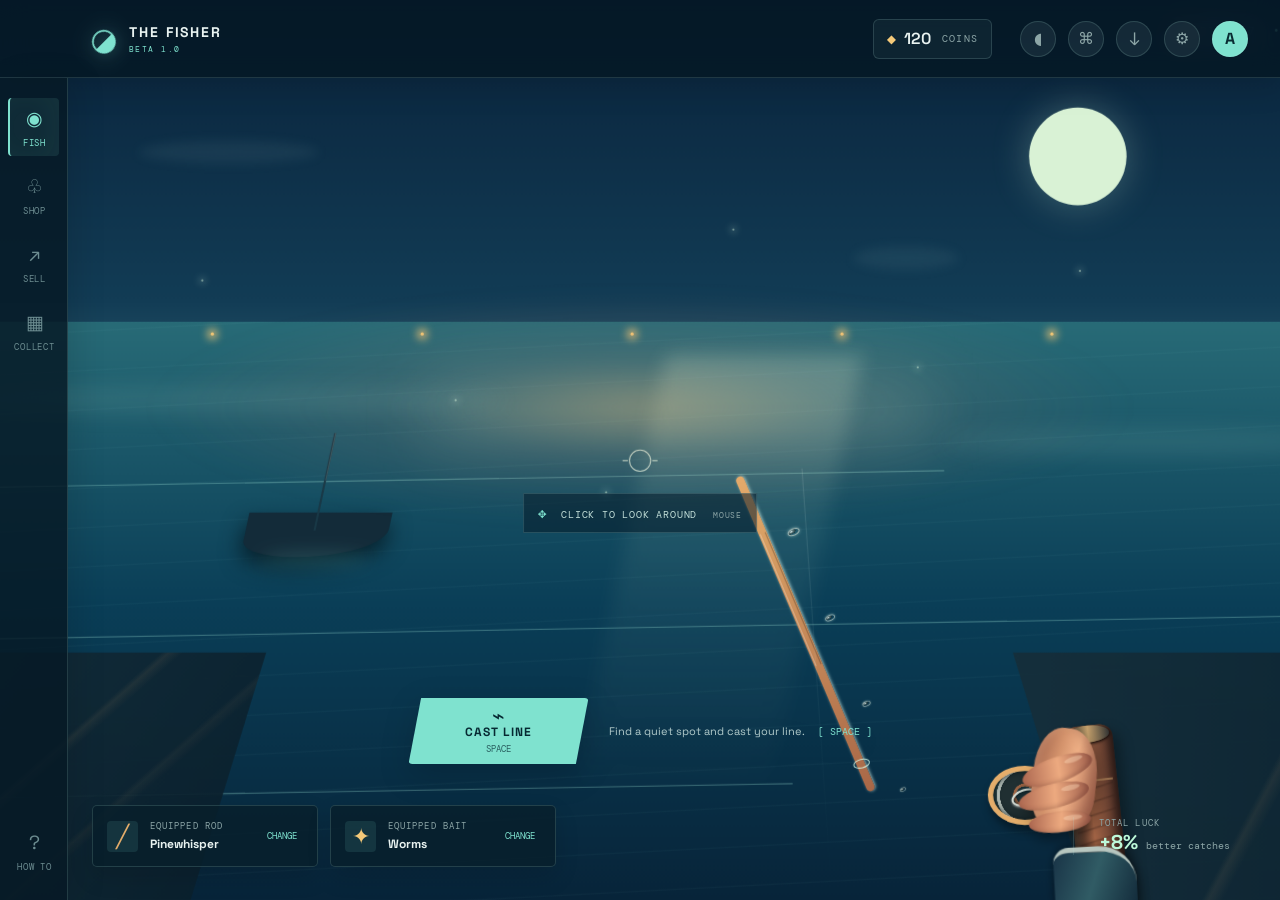
<file: ryby/index.html>
<!doctype html>
<html lang="en">
<head>
  <meta charset="UTF-8">
  <meta name="viewport" content="width=device-width, initial-scale=1.0">
  <meta name="theme-color" content="#071d2b">
  <meta name="mobile-web-app-capable" content="yes">
  <meta name="apple-mobile-web-app-capable" content="yes">
  <meta name="apple-mobile-web-app-status-bar-style" content="black-translucent">
  <link rel="manifest" href="manifest.json">
  <title>The Fisher | First-person fishing</title>
  <link rel="stylesheet" href="styles.css">
</head>
<body>
  <main class="game-shell">
    <header class="topbar">
      <div class="brand"><span class="brand-mark">◒</span><div><strong>THE FISHER</strong><small class="version-tag">BETA 1.0</small></div></div>
      <div class="wallet"><span class="coin-icon">◆</span><span id="coins">120</span><small>COINS</small></div>
      <div class="top-actions"><button class="icon-button" id="sound-toggle" title="Toggle sound">◖</button><button class="icon-button" id="codes-button" title="Redeem a code">⌘</button><a class="icon-button download-button" href="The-Fisher-PC.html" download="The-Fisher-PC.html" title="Download PC version" aria-label="Download PC version">↓</a><button class="icon-button" id="settings-button" title="Open settings">⚙</button><button class="avatar" id="admin-button" title="Open admin panel">A</button></div>
    </header>

    <section class="game-view" aria-label="First-person fishing view">
      <div class="world-layer">
      <div class="sky"></div><div class="moon"></div><div class="cloud cloud-one"></div><div class="cloud cloud-two"></div>
      <div class="water"><div class="water-glow"></div><div class="moon-reflection"></div><div class="wave wave-one"></div><div class="wave wave-two"></div><div class="wave wave-three"></div></div>
      <div class="horizon-glow"></div><div class="mist mist-one"></div><div class="mist mist-two"></div><div class="scene-particles"><i></i><i></i><i></i><i></i><i></i><i></i></div>
      <div class="distant-lights"><i></i><i></i><i></i><i></i><i></i></div>
      <div class="dock dock-left"></div><div class="dock dock-right"></div>
      <div class="boat"><span></span><b></b></div>
      <div class="rod-scene"><div class="rod-tip"></div><div class="rod-guides"><i></i><i></i><i></i><i></i></div><div class="rod-line"></div><div class="rod-handle"></div><div class="reel"><span></span><b></b></div><div class="rod-hand"><i></i><b></b><em></em></div></div>
      <div class="reticle" id="reticle"><span></span></div>
      <div class="catch-fx" id="catch-fx" aria-hidden="true"><i></i><i></i><i></i><i></i><b></b></div>
      <div class="bite-alert" id="bite-alert"><span class="bite-dot"></span><div><strong>Something is tugging...</strong><small>Click REEL IN before it gets away</small></div></div>
      <div class="scene-label"><span class="live-dot"></span> PIER 07 <em>•</em> 05:42 AM</div>
      <div class="catch-toast" id="catch-toast"></div>
      </div>

      <div class="action-dock">
        <button class="cast-button" id="cast-button"><span class="cast-icon">⌁</span><strong>CAST LINE</strong><small>SPACE</small></button>
        <div class="action-meta"><span id="action-copy">Find a quiet spot and cast your line.</span><span class="key-hint">[ SPACE ]</span></div>
      </div>
      <div class="look-hint" id="look-hint"><span>✥</span> CLICK TO LOOK AROUND <small>MOUSE</small></div>
    </section>

    <aside class="left-rail">
      <button class="rail-button active" data-panel="play"><span>◉</span><small>FISH</small></button>
      <button class="rail-button" data-panel="shop"><span>♧</span><small>SHOP</small></button>
      <button class="rail-button" data-panel="sell"><span>↗</span><small>SELL</small><b class="rail-count" id="haul-count">0</b></button>
      <button class="rail-button" data-panel="collection"><span>▦</span><small>COLLECT</small></button>
      <div class="rail-spacer"></div><button class="rail-button" id="help-button"><span>?</span><small>HOW TO</small></button>
    </aside>

    <div class="gear-strip"><div class="gear-card"><span class="gear-symbol rod-symbol">╱</span><div><small>EQUIPPED ROD</small><strong id="equipped-rod">Pinewhisper</strong></div><button class="mini-change" data-panel="shop">CHANGE</button></div><div class="gear-card"><span class="gear-symbol bait-symbol">✦</span><div><small>EQUIPPED BAIT</small><strong id="equipped-bait">Worms</strong></div><button class="mini-change" data-panel="shop">CHANGE</button></div><div class="luck-readout"><small>TOTAL LUCK</small><strong id="luck-value">+8%</strong><span>better catches</span></div></div>
  </main>

  <div class="modal-backdrop" id="modal-backdrop" hidden><section class="panel-modal" id="panel-modal" aria-modal="true"></section></div>
  <div class="toast" id="toast"></div>
  <script src="game.js"></script>
  <script src="settings.js"></script>
  <script src="gear-visuals.js"></script>
  <script src="admin-codes.js"></script>
  <script>
    if ('serviceWorker' in navigator) navigator.serviceWorker.register('service-worker.js?v=4');
  </script>
</body>
</html>
</file>
<file: ryby/styles.css>
@import url('https://fonts.googleapis.com/css2?family=DM+Mono:wght@400;500&family=Space+Grotesk:wght@400;500;600;700&display=swap');
body > .modal-backdrop[hidden]{display:none !important}
.download-button{display:grid;place-items:center;text-decoration:none;font-size:18px;color:var(--teal)}.download-button:hover{color:var(--mint)}
.rod-scene .rod-hand{right:-1%!important;bottom:16%!important}
.rod-hand{right:-1%;bottom:16%}
.rod-scene .rod-tip{height:57%;background:linear-gradient(90deg,var(--equipped-rod-a) 0%,var(--equipped-rod-b) 42%,#f4fff1 49%,var(--equipped-rod-a) 58%,#182c30 100%);border-radius:6px;box-shadow:1px 0 3px rgba(226,255,242,.65),-2px 0 5px rgba(0,0,0,.22)}.rod-scene .rod-tip:before{content:'';position:absolute;top:18%;left:1px;right:1px;height:42%;border-left:1px solid rgba(255,255,255,.4);border-right:1px solid rgba(0,0,0,.35);opacity:.7}.rod-guides i{background:radial-gradient(ellipse at 30% 30%,#f7fffa 0 8%,#879997 15%,#1a3032 42%,transparent 45%);border-color:#dce8df}.rod-scene .reel{transform:rotate(15deg)}.rod-scene .reel span{box-shadow:inset 0 0 4px #0b1719,0 1px 2px rgba(255,255,255,.5)}.rod-hand{position:absolute;z-index:6;right:-3%;bottom:-11%;width:105px;height:155px;transform:rotate(11deg);filter:drop-shadow(3px 7px 6px rgba(0,0,0,.35))}.rod-hand:before{content:'';position:absolute;left:24px;top:-13px;width:60px;height:95px;border-radius:42% 48% 35% 35%;background:linear-gradient(100deg,#9a5d48 0%,#d4936c 35%,#f0b187 57%,#a96650 100%);transform:rotate(9deg);box-shadow:inset -8px -5px 10px rgba(83,38,32,.28),inset 4px 0 6px rgba(255,215,177,.2)}.rod-hand i,.rod-hand b,.rod-hand em{position:absolute;z-index:2;display:block;background:linear-gradient(100deg,#a9644e,#edaa80 52%,#9b5a49);border-radius:50%;box-shadow:inset -3px -2px 4px rgba(83,38,32,.25)}.rod-hand i{left:13px;top:14px;width:69px;height:24px;transform:rotate(-16deg)}.rod-hand b{left:9px;top:39px;width:68px;height:23px;transform:rotate(-11deg)}.rod-hand em{left:18px;top:65px;width:59px;height:20px;transform:rotate(-4deg)}.rod-hand:after{content:'';position:absolute;right:-12px;bottom:-5px;width:78px;height:55px;border-radius:15px 35px 8px 8px;background:linear-gradient(110deg,#193447 0%,#315c65 49%,#132b3b 100%);border-top:5px solid #b8c7c0;box-shadow:0 -3px 7px rgba(0,0,0,.25)}.rod-hand > i:after,.rod-hand > b:after,.rod-hand > em:after{content:'';position:absolute;right:8px;top:5px;width:18px;height:5px;border-radius:50%;background:rgba(255,219,188,.4)}
.rod-scene .rod-tip{right:40%}.rod-scene .rod-line{right:39%}.rod-scene .rod-guides{right:37%}
.rod-scene .rod-line{width:1px;height:70%;opacity:.18;background:linear-gradient(180deg,rgba(235,255,245,.72),rgba(156,239,219,.12) 70%,transparent);box-shadow:none}
.keybind-section{padding:20px 0 8px;border-top:1px solid var(--line)}.keybind-row{display:flex;align-items:center;justify-content:space-between;gap:18px;padding:12px 0;border-bottom:1px solid rgba(179,232,224,.09)}.keybind-row strong,.keybind-row small{display:block}.keybind-row strong{font-size:12px}.keybind-row small{font:10px 'DM Mono',monospace;color:var(--muted);margin-top:4px}.keybind-button{min-width:82px;height:32px;padding:0 11px;background:#071e2c;border:1px solid rgba(179,232,224,.3);border-radius:3px;color:var(--teal);font:10px 'DM Mono',monospace;letter-spacing:.08em}.keybind-button:hover,.keybind-button.listening{border-color:var(--teal);background:rgba(127,226,207,.12)}.keybind-button.listening{color:var(--mint);animation:key-pulse 1s infinite}.keybind-message{margin:12px 0 0;color:var(--muted);font:10px 'DM Mono',monospace}@keyframes key-pulse{50%{box-shadow:0 0 0 4px rgba(127,226,207,.1)}}
.version-tag{color:var(--teal)!important;font-size:8px!important;letter-spacing:.14em;margin-top:3px}
.code-content{padding:28px 30px 32px;display:grid;grid-template-columns:1.15fr .85fr;gap:34px}.code-form label,.section-kicker{display:block;color:var(--muted);font:10px 'DM Mono',monospace;letter-spacing:.12em}.code-entry{display:flex;margin-top:10px}.code-entry input,.admin-login input{min-width:0;flex:1;height:46px;padding:0 14px;background:#071e2c;border:1px solid var(--line);color:var(--ink);font:12px 'DM Mono',monospace;letter-spacing:.08em;outline:none}.code-entry input:focus,.admin-login input:focus{border-color:var(--teal);box-shadow:0 0 0 3px rgba(127,226,207,.1)}.code-entry button,.admin-login form button{height:46px;padding:0 17px;background:var(--teal);color:#062932;font:10px 'DM Mono',monospace;font-weight:500}.form-message{min-height:16px;margin:10px 0 0;color:var(--muted);font:10px 'DM Mono',monospace}.form-message.success{color:var(--mint)}.form-message.error{color:#f3a18b}.code-rewards{padding-left:24px;border-left:1px solid var(--line)}.section-kicker{margin-bottom:11px}.code-reward{display:grid;grid-template-columns:1fr auto;gap:5px;padding:12px 0;border-bottom:1px solid var(--line)}.code-reward strong{font:11px 'DM Mono',monospace;color:var(--teal)}.code-reward span{grid-column:1;color:var(--muted);font-size:11px}.code-reward b{grid-column:2;grid-row:1 / span 2;align-self:center;color:var(--gold);font:10px 'DM Mono',monospace}.admin-login{padding:38px 30px 42px;text-align:center}.admin-seal{width:58px;height:58px;margin:0 auto 15px;border:1px solid var(--teal);border-radius:50%;display:grid;place-items:center;color:var(--teal);font-size:28px;box-shadow:0 0 24px rgba(127,226,207,.13)}.admin-login>strong,.admin-login>small{display:block}.admin-login>strong{font:11px 'DM Mono',monospace;letter-spacing:.1em}.admin-login>small{color:var(--muted);font-size:12px;margin-top:8px}.admin-login form{display:flex;max-width:430px;margin:25px auto 0}.admin-login form button{white-space:nowrap}.security-note{display:inline-block;margin-top:16px;color:#658589;font:9px 'DM Mono',monospace}.admin-content{padding:22px 30px 30px}.admin-status{display:flex;align-items:center;gap:10px;padding:13px 15px;background:rgba(127,226,207,.07);border:1px solid rgba(127,226,207,.2);border-radius:5px}.status-dot{width:8px;height:8px;border-radius:50%;background:var(--teal);box-shadow:0 0 9px var(--teal)}.admin-status strong,.admin-status small{display:block}.admin-status strong{font:10px 'DM Mono',monospace;color:var(--mint)}.admin-status small{font:10px 'DM Mono',monospace;color:var(--muted);margin-top:4px}.admin-status>b{margin-left:auto;color:var(--teal);font:9px 'DM Mono',monospace}.admin-stats{display:grid;grid-template-columns:repeat(3,1fr);gap:10px;margin:18px 0}.admin-stats>div{padding:15px;background:#123342;border:1px solid var(--line);border-radius:5px}.admin-stats small{display:block;color:var(--muted);font:9px 'DM Mono',monospace}.admin-stats strong{display:block;font-size:20px;margin-top:8px}.admin-actions{display:grid;gap:8px}.admin-actions button{display:flex;align-items:center;gap:13px;width:100%;padding:13px 15px;text-align:left;background:#123342;border:1px solid var(--line);border-radius:5px;transition:.2s}.admin-actions button:hover{border-color:rgba(127,226,207,.42);background:#164052;transform:translateX(2px)}.admin-actions button>span{width:28px;height:28px;display:grid;place-items:center;background:rgba(127,226,207,.1);color:var(--teal);font-size:16px}.admin-actions strong,.admin-actions small{display:block}.admin-actions strong{font-size:12px}.admin-actions small{font:10px 'DM Mono',monospace;color:var(--muted);margin-top:4px}.admin-actions b{margin-left:auto;color:var(--teal);font:9px 'DM Mono',monospace}@media(max-width:760px){.code-content{grid-template-columns:1fr;padding-left:18px;padding-right:18px;gap:22px}.code-rewards{padding-left:0;border-left:0;border-top:1px solid var(--line);padding-top:20px}.admin-login{padding-left:18px;padding-right:18px}.admin-login form{display:block}.admin-login form button,.admin-login input{width:100%}.admin-login form button{margin-top:8px}.admin-content{padding-left:18px;padding-right:18px}.admin-stats strong{font-size:16px}}
:root{--shadow-deep:0 22px 60px rgba(0,0,0,.28);--glass:rgba(10,35,47,.82)}button{outline:none}button:focus-visible{box-shadow:0 0 0 2px var(--night),0 0 0 4px var(--teal)}.topbar{box-shadow:0 10px 30px rgba(0,0,0,.12)}.brand{gap:14px}.brand-mark{filter:drop-shadow(0 0 10px rgba(127,226,207,.38))}.wallet{height:40px;padding:0 13px;border:1px solid var(--line);background:rgba(168,235,222,.05);border-radius:6px}.wallet .coin-icon{font-size:11px}.icon-button,.avatar{transition:background .2s ease,transform .2s ease,border-color .2s ease}.icon-button:hover,.avatar:hover{transform:translateY(-2px);border-color:rgba(179,232,224,.42);background:rgba(199,243,234,.16)}.left-rail{box-shadow:10px 0 30px rgba(0,0,0,.1)}.rail-button{border-radius:4px;transition:color .2s ease,background .2s ease,border-color .2s ease,transform .2s ease}.rail-button:hover{transform:translateX(2px)}.rail-button.active{box-shadow:inset -10px 0 22px rgba(127,226,207,.04)}.gear-strip{gap:14px}.gear-card{border-radius:5px;box-shadow:0 10px 24px rgba(0,0,0,.12);transition:border-color .2s ease,background .2s ease,transform .2s ease}.gear-card:hover{transform:translateY(-2px);border-color:rgba(179,232,224,.33);background:rgba(12,43,57,.92)}.gear-symbol{border-radius:4px}.luck-readout{min-width:166px}.action-dock{filter:drop-shadow(0 10px 16px rgba(0,0,0,.16))}.cast-button{border-radius:4px;clip-path:none;position:relative;overflow:hidden}.cast-button:after{content:'';position:absolute;inset:0;background:linear-gradient(110deg,transparent 30%,rgba(255,255,255,.25) 50%,transparent 70%);transform:translateX(-120%);transition:transform .5s ease}.cast-button:hover:after{transform:translateX(120%)}.panel-modal{border-radius:8px;box-shadow:var(--shadow-deep);animation:panel-in .22s ease-out}.panel-head{background:linear-gradient(105deg,rgba(127,226,207,.07),transparent 52%)}.panel-head h2{letter-spacing:-.03em}.close-panel{width:34px;height:34px;border-radius:50%;transition:background .2s ease,color .2s ease}.close-panel:hover{background:rgba(255,255,255,.09);color:var(--ink)}.shop-tab{transition:color .2s ease,border-color .2s ease}.catalog{background:linear-gradient(180deg,rgba(4,20,30,.18),transparent);grid-auto-rows:1fr}.item-card{border-radius:6px;box-shadow:0 8px 18px rgba(0,0,0,.1);transition:transform .2s ease,border-color .2s ease,background .2s ease,box-shadow .2s ease}.item-card:hover{box-shadow:0 12px 24px rgba(0,0,0,.2)}.item-card h3{font-weight:600}.buy-button,.sell-one,.sell-all,.reset-button{border-radius:3px;transition:transform .16s ease,filter .16s ease,background .16s ease}.buy-button:hover:not(:disabled),.sell-one:hover,.sell-all:hover,.reset-button:hover{transform:translateY(-1px);filter:brightness(1.08)}.buy-button:disabled{opacity:.48}.settings-section{min-height:74px}.settings-section:hover{background:rgba(127,226,207,.025)}.settings-danger{border-radius:5px}.empty-state{border:1px dashed var(--line);border-radius:6px}.haul-row{transition:background .2s ease;padding-left:10px;padding-right:10px}.haul-row:hover{background:rgba(127,226,207,.045)}.fish-emoji{border-radius:5px}.collection-grid{grid-auto-rows:1fr}.fish-entry{border-radius:6px;transition:transform .2s ease,border-color .2s ease}.fish-entry:hover{transform:translateY(-2px);border-color:rgba(179,232,224,.38)}.fish-entry.locked{filter:saturate(.55)}@keyframes panel-in{from{opacity:0;transform:translateY(10px) scale(.985)}to{opacity:1;transform:translateY(0) scale(1)}}
@keyframes catch-ring{0%{transform:translate(-50%,-50%) scale(.2);opacity:1}100%{transform:translate(-50%,-50%) scale(8);opacity:0}}@keyframes catch-spark{0%{opacity:0;transform:translate(-50%,-100%) rotate(var(--spark-angle,0deg)) scaleY(.3)}25%{opacity:1}100%{opacity:0;transform:translate(-50%,-280%) rotate(var(--spark-angle,0deg)) scaleY(1)}}@keyframes catch-flash{0%{opacity:0}18%{opacity:1}100%{opacity:0}}@keyframes rod-lift{0%{transform:rotate(-14deg) translateY(0)}45%{transform:rotate(-17deg) translateY(-16px)}100%{transform:rotate(-14deg) translateY(0)}}
.catch-fx i:nth-child(1){--spark-angle:0deg}.catch-fx i:nth-child(2){--spark-angle:90deg}.catch-fx i:nth-child(3){--spark-angle:180deg}.catch-fx i:nth-child(4){--spark-angle:270deg}
.rod-scene{width:48%;height:68%;right:11%}.rod-scene .rod-handle{width:42px;height:255px}.rod-scene .rod-tip{width:7px}.rod-scene .reel{width:64px;height:50px;right:10%}.rod-scene .reel:after{width:34px;right:-30px}
.rod-scene .rod-handle{width:46px;height:270px;background:linear-gradient(90deg,#1b1615 0%,#51342a 12%,var(--equipped-rod-a) 20%,#c18a58 42%,var(--equipped-rod-a) 65%,#36221f 100%);box-shadow:inset 5px 0 6px rgba(255,220,164,.16),inset -5px 0 7px rgba(0,0,0,.36),6px 8px 13px rgba(0,0,0,.32)}.rod-scene .rod-handle:before{content:'';position:absolute;top:19%;left:4px;right:4px;height:48%;border-top:2px solid rgba(239,192,127,.42);border-bottom:2px solid rgba(19,14,14,.5);background:repeating-linear-gradient(168deg,transparent 0 9px,rgba(52,29,22,.35) 10px,transparent 12px)}.rod-scene .rod-handle:after{content:'';position:absolute;top:0;left:3px;right:3px;height:16px;border-radius:50%;background:linear-gradient(90deg,#1a2021,#c5a16d,#313333);box-shadow:0 1px 3px #000}.rod-scene .rod-tip{width:8px;background:linear-gradient(90deg,var(--equipped-rod-a),var(--equipped-rod-b) 48%,#effff1 55%,var(--equipped-rod-a));box-shadow:1px 0 3px rgba(226,255,242,.65)}.rod-scene .rod-tip:after{content:'';position:absolute;bottom:7%;left:-3px;width:14px;height:7px;border:1px solid rgba(219,255,236,.8);border-radius:50%;transform:rotate(9deg)}.rod-guides{position:absolute;z-index:3;top:11%;right:64%;height:48%;width:25px;transform:rotate(-9deg);display:flex;flex-direction:column;justify-content:space-between;align-items:center}.rod-guides i{width:12px;height:7px;border:1px solid #c8d8cf;border-radius:50%;box-shadow:0 0 3px rgba(227,255,239,.6);opacity:.8}.rod-guides i:nth-child(2){transform:scale(.82)}.rod-guides i:nth-child(3){transform:scale(.66)}.rod-guides i:nth-child(4){transform:scale(.48)}.rod-line{background:linear-gradient(90deg,rgba(255,255,255,.85),rgba(156,239,219,.22));box-shadow:0 0 2px rgba(212,255,233,.8)}.rod-scene .reel{width:70px;height:56px;right:8%;bottom:31%;border:5px solid #b8c2bc;background:radial-gradient(circle,#1a3037 0 22%,#9b6444 23% 29%,#202f32 30% 62%,#bdc7c0 63% 70%,#243a3d 71%);box-shadow:2px 6px 8px rgba(0,0,0,.4),inset 0 0 6px #0a171b}.rod-scene .reel span{position:absolute;left:17px;top:17px;width:27px;height:16px;border:2px solid #d5ddd6;border-radius:50%;transform:rotate(-18deg)}.rod-scene .reel b{position:absolute;right:-29px;top:17px;width:36px;height:7px;border-radius:5px;background:linear-gradient(#d0d9d3,#687676);transform:rotate(-30deg);box-shadow:0 2px 3px #091214}.rod-scene .reel:after{width:9px;height:9px;right:-34px;top:8px;border-radius:50%;background:#d6dfd8;transform:none}.rod-scene .reel:before{content:'';position:absolute;right:4px;top:4px;bottom:4px;width:5px;border-radius:5px;background:rgba(255,255,255,.32)}
.world-layer{position:absolute;inset:-6%;transform:translate3d(calc(var(--look-x, 0) * -1px),calc(var(--look-y, 0) * -1px),0) scale(1.06);transform-origin:center;transition:transform .09s ease-out;will-change:transform}.game-view{cursor:crosshair}.game-view.is-looking{cursor:none}.look-hint{position:absolute;z-index:8;left:50%;top:57%;transform:translate(-50%,-50%);padding:10px 14px;border:1px solid rgba(179,232,224,.18);background:rgba(7,29,43,.55);color:#c2ded8;font:10px 'DM Mono',monospace;letter-spacing:.08em;pointer-events:none;transition:opacity .3s}.look-hint span{color:var(--teal);font-size:14px;margin-right:7px}.look-hint small{color:var(--muted);margin-left:9px}.game-view.is-looking .look-hint{opacity:0}.game-view.is-looking .reticle{opacity:.55}
.catch-fx{position:absolute;z-index:7;left:50%;top:61%;width:10px;height:10px;transform:translate(-50%,-50%);pointer-events:none;opacity:0}.catch-fx b{position:absolute;left:50%;top:50%;width:12px;height:12px;border:2px solid var(--mint);border-radius:50%;transform:translate(-50%,-50%) scale(.2);box-shadow:0 0 18px var(--teal)}.catch-fx i{position:absolute;left:50%;top:50%;width:4px;height:16px;border-radius:4px;background:linear-gradient(var(--mint),var(--teal));transform-origin:50% 100%;opacity:0}.catch-fx i:nth-child(1){transform:translate(-50%,-100%) rotate(0deg)}.catch-fx i:nth-child(2){transform:translate(-50%,-100%) rotate(90deg)}.catch-fx i:nth-child(3){transform:translate(-50%,-100%) rotate(180deg)}.catch-fx i:nth-child(4){transform:translate(-50%,-100%) rotate(270deg)}.game-view.catching:after{content:'';position:absolute;z-index:6;inset:0;background:radial-gradient(circle at 50% 60%,rgba(191,248,217,.24),transparent 24%);pointer-events:none;animation:catch-flash .7s ease-out forwards}.game-view.catching .catch-fx{opacity:1}.game-view.catching .catch-fx b{animation:catch-ring .75s ease-out forwards}.game-view.catching .catch-fx i{animation:catch-spark .65s ease-out forwards}.game-view.catching .catch-fx i:nth-child(2){animation-delay:.04s}.game-view.catching .catch-fx i:nth-child(3){animation-delay:.08s}.game-view.catching .catch-fx i:nth-child(4){animation-delay:.12s}.game-view.catching .rod-scene{animation:rod-lift .48s cubic-bezier(.2,.8,.3,1)}
.item-card{overflow:hidden}.catalog-art{position:absolute;right:13px;top:12px;width:48px;height:38px;display:block;opacity:.95}.rod-art i{position:absolute;left:21px;top:-5px;width:4px;height:48px;border-radius:5px;background:linear-gradient(90deg,var(--gear-a),var(--gear-b));transform:rotate(34deg);box-shadow:0 0 8px color-mix(in srgb,var(--gear-b) 35%,transparent)}.rod-art b{position:absolute;left:5px;bottom:4px;width:30px;height:7px;border-radius:8px;background:var(--gear-a);transform:rotate(34deg)}.rod-art em{position:absolute;right:2px;top:2px;width:9px;height:9px;border:2px solid var(--gear-b);border-radius:50%;font-style:normal}.bait-art i{position:absolute;left:8px;top:10px;width:33px;height:18px;border-radius:65% 35% 55% 45%;background:radial-gradient(circle at 70% 35%,var(--gear-b) 0 12%,transparent 13%),linear-gradient(135deg,var(--gear-a),var(--gear-b));transform:rotate(-13deg);box-shadow:0 4px 8px rgba(0,0,0,.22)}.bait-art b{position:absolute;right:2px;top:9px;width:11px;height:20px;border:2px solid var(--gear-b);border-left:0;border-radius:0 50% 50% 0;transform:rotate(20deg)}.bait-art em{position:absolute;left:3px;top:12px;width:7px;height:7px;border-radius:50%;background:var(--gear-b);font-style:normal}.rod-card h3,.bait-card h3{padding-right:47px}.rod-card .item-price,.bait-card .item-price{position:relative;z-index:1}.rod-scene .rod-handle{background:linear-gradient(90deg,#241a18,var(--equipped-rod-a) 42%,#442a24)}.rod-scene .rod-tip{background:linear-gradient(var(--equipped-rod-b),var(--equipped-rod-a))}.rod-scene .reel{border-color:var(--equipped-rod-b)}.rod-scene .reel:after{background:var(--equipped-rod-b)}.bait-symbol{color:var(--equipped-bait-b);background:color-mix(in srgb,var(--equipped-bait-a) 20%,transparent)}.gear-card .rod-symbol{color:var(--equipped-rod-b)}.item-card.equipped .catalog-art{filter:drop-shadow(0 0 7px var(--gear-b))}.item-card.equipped:after{content:'ACTIVE';position:absolute;right:13px;bottom:13px;color:var(--teal);font:8px 'DM Mono',monospace;letter-spacing:.1em}.item-card.equipped .buy-button{display:none}
.horizon-glow{position:absolute;z-index:1;left:17%;right:17%;top:35%;height:22%;background:radial-gradient(ellipse at center,rgba(255,186,123,.38) 0%,rgba(244,141,112,.12) 29%,transparent 70%);filter:blur(10px);pointer-events:none}.moon-reflection{position:absolute;top:5%;left:48%;width:13%;height:80%;background:linear-gradient(180deg,rgba(220,248,216,.3),rgba(220,248,216,.1) 28%,transparent 85%);filter:blur(9px);transform:skewX(-12deg);opacity:.8}.mist{position:absolute;z-index:2;height:25px;border-radius:50%;background:rgba(178,224,211,.11);filter:blur(10px);pointer-events:none}.mist-one{top:44%;left:4%;width:37%;animation:mist-drift 15s ease-in-out infinite}.mist-two{top:48%;right:3%;width:27%;animation:mist-drift 19s ease-in-out -5s infinite}.scene-particles{position:absolute;z-index:3;inset:22% 12% 35%;pointer-events:none}.scene-particles i{position:absolute;width:2px;height:2px;border-radius:50%;background:#d9f5da;box-shadow:0 0 7px 2px rgba(217,245,218,.45);opacity:.55;animation:float-particle 7s ease-in-out infinite}.scene-particles i:nth-child(1){left:12%;top:28%}.scene-particles i:nth-child(2){left:34%;top:54%;animation-delay:-3s}.scene-particles i:nth-child(3){left:58%;top:17%;animation-delay:-1s}.scene-particles i:nth-child(4){left:74%;top:47%;animation-delay:-5s}.scene-particles i:nth-child(5){left:88%;top:26%;animation-delay:-2s}.scene-particles i:nth-child(6){left:47%;top:74%;animation-delay:-4s}.water:after{content:'';position:absolute;inset:0;background:repeating-linear-gradient(177deg,transparent 0 18px,rgba(135,222,209,.06) 19px,transparent 20px 37px);mix-blend-mode:screen;opacity:.65}.boat:after{content:'';position:absolute;left:18px;right:14px;bottom:-8px;height:12px;border-radius:50%;background:rgba(119,214,203,.2);filter:blur(8px)}.dock:after{content:'';position:absolute;inset:0;background:linear-gradient(130deg,transparent 0 45%,rgba(214,165,108,.12) 46%,transparent 48% 62%,rgba(214,165,108,.08) 63%,transparent 65%);opacity:.75}.settings-content{padding:8px 30px 30px}.settings-section{display:flex;align-items:center;justify-content:space-between;gap:20px;padding:20px 0;border-bottom:1px solid var(--line)}.settings-section strong,.settings-section small{display:block}.settings-section strong{font-size:13px}.settings-section small{color:var(--muted);font:10px 'DM Mono',monospace;margin-top:6px}.segmented{display:flex;padding:3px;background:#0a202d;border:1px solid var(--line)}.setting-choice{min-width:66px;padding:8px 10px;background:transparent;color:var(--muted);font:9px 'DM Mono',monospace}.setting-choice.selected{background:var(--teal);color:#072a31}.toggle{width:44px;height:24px;border-radius:14px;padding:3px;background:#193d48;transition:.2s}.toggle span{display:block;width:18px;height:18px;border-radius:50%;background:#718b8d;transition:.2s}.toggle.on{background:var(--teal)}.toggle.on span{transform:translateX(20px);background:#073039}.settings-danger{display:flex;justify-content:space-between;align-items:center;margin-top:24px;padding:16px;background:rgba(242,141,112,.08);border:1px solid rgba(242,141,112,.2)}.settings-danger strong,.settings-danger small{display:block}.settings-danger strong{font-size:12px;color:#f3b09b}.settings-danger small{font:10px 'DM Mono',monospace;color:var(--muted);margin-top:5px}.reset-button{padding:9px 13px;background:transparent;border:1px solid rgba(242,141,112,.55);color:#f3a18b;font:9px 'DM Mono',monospace}.compact-view .gear-card{min-width:190px}.compact-view .gear-strip{bottom:17px}.low-water .water:after{opacity:.2}.low-water .water-glow,.low-water .moon-reflection{opacity:.45}.still-scene .wave,.still-scene .mist,.still-scene .scene-particles i{animation-play-state:paused}@keyframes mist-drift{0%,100%{transform:translateX(-3%)}50%{transform:translateX(8%)}}@keyframes float-particle{0%,100%{transform:translateY(0);opacity:.25}50%{transform:translateY(-14px);opacity:.75}}
:root{--ink:#e9f3f1;--muted:#8da6a7;--teal:#7fe2cf;--mint:#bdf8d9;--night:#071d2b;--panel:#102d3a;--panel-2:#153847;--line:rgba(179,232,224,.16);--gold:#f4c979;--coral:#f28d70}*{box-sizing:border-box}body{margin:0;background:#061b28;color:var(--ink);font-family:'Space Grotesk',sans-serif;overflow:hidden}button{font:inherit;color:inherit;border:0;cursor:pointer}.game-shell{height:100vh;min-height:680px;position:relative;background:#071e2c;overflow:hidden}.topbar{height:78px;position:absolute;inset:0 0 auto 0;z-index:10;display:flex;align-items:center;padding:0 32px 0 88px;background:rgba(5,22,33,.74);border-bottom:1px solid rgba(190,235,226,.14);backdrop-filter:blur(14px)}.brand{display:flex;align-items:center;gap:12px;letter-spacing:.12em}.brand-mark{font-size:31px;color:var(--teal);transform:rotate(-45deg);display:inline-block}.brand strong,.brand small{display:block}.brand strong{font-size:14px;font-weight:700}.brand small{font:10px 'DM Mono',monospace;color:var(--muted);letter-spacing:.18em;margin-top:3px}.wallet{margin-left:auto;display:flex;align-items:center;gap:9px;font-weight:600}.wallet small{color:var(--muted);font:10px 'DM Mono',monospace;letter-spacing:.12em;margin-left:2px}.coin-icon{color:var(--gold);font-size:14px}.top-actions{display:flex;gap:12px;margin-left:28px}.icon-button,.avatar{width:36px;height:36px;border-radius:50%;background:rgba(199,243,234,.08);border:1px solid var(--line);color:var(--muted)}.avatar{background:var(--teal);color:#092b32;font-weight:700}.game-view{position:absolute;inset:0;overflow:hidden;background:#071e2c}.sky{position:absolute;inset:0 0 43%;background:linear-gradient(180deg,#071b33 0%,#123c55 63%,#497d89 100%)}.moon{position:absolute;width:92px;height:92px;right:18%;top:18%;border-radius:50%;background:#d9f2d5;box-shadow:0 0 35px rgba(211,248,219,.26)}.cloud{position:absolute;width:170px;height:22px;background:rgba(166,211,208,.07);border-radius:50%;top:21%;filter:blur(5px)}.cloud-one{left:17%}.cloud-two{right:29%;top:31%;width:100px}.water{position:absolute;inset:38% 0 0;background:linear-gradient(180deg,#286b77,#0a3e57 43%,#071d31);overflow:hidden}.water-glow{position:absolute;top:9%;left:36%;width:33%;height:58px;background:rgba(193,240,208,.16);filter:blur(28px)}.wave{position:absolute;height:1px;background:rgba(168,236,221,.33);left:-10%;width:120%;transform:rotate(-1deg);animation:drift 8s ease-in-out infinite}.wave-one{top:24%;width:80%}.wave-two{top:46%;animation-delay:-3s}.wave-three{top:71%;width:70%;animation-delay:-5s}.distant-lights{position:absolute;top:39%;left:15%;right:16%;display:flex;justify-content:space-around}.distant-lights i{width:3px;height:3px;background:#f3c775;border-radius:50%;box-shadow:0 0 8px 3px #f3c775}.dock{position:absolute;bottom:-10px;width:28%;height:32%;background:linear-gradient(110deg,#162f3b,#0b202d);opacity:.92}.dock-left{left:-6%;transform:skewX(-17deg)}.dock-right{right:-6%;transform:skewX(17deg)}.boat{position:absolute;bottom:40%;left:24%;width:135px;height:42px;background:#132b39;border-radius:0 0 80% 45%;transform:skewX(-12deg);box-shadow:0 10px 20px #07202b}.boat span{position:absolute;width:2px;height:92px;background:#193947;left:64px;bottom:25px}.boat b{position:absolute;width:47px;height:45px;border-left:1px solid #44646a;left:65px;bottom:64px;transform:skewY(20deg);opacity:.65}.rod-scene{position:absolute;bottom:0;right:16%;width:37%;height:56%;transform:rotate(-14deg);transform-origin:bottom right;pointer-events:none}.rod-handle{position:absolute;bottom:-16px;right:0;width:32px;height:210px;border-radius:12px;background:linear-gradient(90deg,#241a18,#9b5d3c 42%,#442a24);transform:rotate(8deg)}.rod-tip{position:absolute;top:0;right:66%;height:53%;width:5px;background:linear-gradient(#9bd7cc,#2b6a69);border-radius:10px;transform:rotate(-9deg);transform-origin:bottom}.rod-line{position:absolute;top:2%;right:67%;height:84%;width:1px;background:rgba(214,245,230,.58);transform:rotate(10deg);transform-origin:top}.reel{position:absolute;bottom:29%;right:13%;width:54px;height:43px;border:5px solid #b77b4c;border-radius:50%;transform:rotate(22deg);background:#193342}.reel:after{content:'';position:absolute;width:27px;height:5px;background:#b77b4c;right:-24px;top:14px;transform:rotate(-30deg)}.reticle{position:absolute;left:50%;top:51%;width:21px;height:21px;transform:translate(-50%,-50%);border:1px solid rgba(227,250,231,.75);border-radius:50%}.reticle:before,.reticle:after{content:'';position:absolute;background:rgba(227,250,231,.8)}.reticle:before{width:5px;height:1px;left:-7px;top:9px}.reticle:after{width:5px;height:1px;right:-7px;top:9px}.bite-alert{display:none;position:absolute;top:26%;left:50%;transform:translateX(-50%);align-items:center;gap:10px;padding:13px 18px;border:1px solid rgba(242,141,112,.5);background:rgba(49,25,34,.85);box-shadow:0 0 30px rgba(242,141,112,.13);animation:pulse 1s infinite}.bite-alert.visible{display:flex}.bite-dot{width:9px;height:9px;border-radius:50%;background:var(--coral);box-shadow:0 0 13px var(--coral)}.bite-alert strong,.bite-alert small{display:block}.bite-alert strong{font-size:12px}.bite-alert small{color:#edb2a2;font:10px 'DM Mono',monospace;margin-top:3px}.scene-label{position:absolute;top:102px;right:37px;font:10px 'DM Mono',monospace;letter-spacing:.15em;color:#b1caca}.scene-label em{font-style:normal;color:var(--teal);margin:0 8px}.live-dot{display:inline-block;width:6px;height:6px;background:#ef9d7d;border-radius:50%;box-shadow:0 0 8px #ef9d7d;margin-right:5px}.action-dock{position:absolute;bottom:136px;left:50%;transform:translateX(-50%);display:flex;align-items:center;gap:20px}.cast-button{width:180px;height:66px;background:var(--teal);color:#062932;display:flex;flex-direction:column;align-items:center;justify-content:center;clip-path:polygon(7% 0,100% 0,93% 100%,0 100%);transition:.2s}.cast-button:hover{background:var(--mint);transform:translateY(-2px)}.cast-button:disabled{opacity:.72;cursor:default}.cast-icon{font-size:21px;line-height:16px}.cast-button strong{font-size:12px;letter-spacing:.09em}.cast-button small{font:9px 'DM Mono',monospace;margin-top:3px;opacity:.7}.action-meta{font-size:11px;color:#b1caca}.key-hint{font:10px 'DM Mono',monospace;color:var(--teal);margin-left:13px}.left-rail{position:absolute;z-index:12;left:0;top:78px;bottom:0;width:68px;background:rgba(6,26,38,.84);border-right:1px solid var(--line);display:flex;align-items:center;flex-direction:column;padding:20px 8px;gap:10px}.rail-button{position:relative;width:51px;height:58px;background:transparent;color:#6d8d91;display:flex;flex-direction:column;align-items:center;justify-content:center;gap:6px;border-left:2px solid transparent}.rail-button span{font-size:19px}.rail-button small{font:9px 'DM Mono',monospace;letter-spacing:.1em}.rail-button.active,.rail-button:hover{color:var(--teal);background:rgba(130,224,207,.08);border-left-color:var(--teal)}.rail-spacer{flex:1}.rail-count{position:absolute;right:1px;top:2px;min-width:15px;height:15px;border-radius:10px;padding:2px 4px;background:var(--coral);color:#29181c;font:9px 'DM Mono',monospace}.gear-strip{position:absolute;z-index:9;left:92px;right:32px;bottom:27px;height:74px;display:flex;align-items:center;gap:12px}.gear-card{height:62px;min-width:226px;display:flex;align-items:center;gap:12px;padding:0 14px;background:rgba(8,31,43,.82);border:1px solid var(--line)}.gear-symbol{width:31px;height:31px;display:grid;place-items:center;background:rgba(126,225,205,.11);color:var(--teal);font-size:22px}.bait-symbol{color:var(--gold)}.gear-card small,.luck-readout small{display:block;font:9px 'DM Mono',monospace;letter-spacing:.12em;color:var(--muted)}.gear-card strong{display:block;font-size:12px;margin-top:4px}.mini-change{margin-left:auto;background:transparent;color:var(--teal);font:9px 'DM Mono',monospace}.luck-readout{margin-left:auto;padding-right:18px;border-left:1px solid var(--line);padding-left:25px}.luck-readout strong{color:var(--mint);font-size:20px;margin-right:8px}.luck-readout span{font:10px 'DM Mono',monospace;color:var(--muted)}.modal-backdrop{position:fixed;z-index:30;inset:0;background:rgba(3,15,24,.72);backdrop-filter:blur(8px);display:grid;place-items:center;padding:35px}.panel-modal{width:min(920px,100%);max-height:calc(100vh - 70px);overflow:auto;background:#0c2735;border:1px solid rgba(176,229,218,.2);box-shadow:0 30px 80px #020b11}.panel-head{padding:26px 30px 22px;border-bottom:1px solid var(--line);display:flex;align-items:flex-start}.panel-head h2{margin:0;font-size:27px;letter-spacing:-.04em}.panel-head p{margin:6px 0 0;color:var(--muted);font-size:12px}.close-panel{margin-left:auto;background:transparent;color:var(--muted);font-size:23px}.shop-tabs{display:flex;padding:0 30px;border-bottom:1px solid var(--line);gap:25px}.shop-tab{padding:15px 0;background:transparent;color:var(--muted);font:10px 'DM Mono',monospace;letter-spacing:.1em;border-bottom:2px solid transparent}.shop-tab.active{color:var(--teal);border-color:var(--teal)}.catalog{padding:22px 30px 30px;display:grid;grid-template-columns:repeat(3,1fr);gap:10px}.item-card{position:relative;min-height:128px;padding:15px;background:#123342;border:1px solid rgba(179,232,224,.11);transition:.16s}.item-card:hover{border-color:rgba(179,232,224,.45);transform:translateY(-2px)}.item-card.equipped{border-color:var(--teal);background:rgba(95,200,180,.11)}.item-card.locked{opacity:.66}.item-card h3{font-size:13px;margin:0 0 5px}.item-card p{font:10px 'DM Mono',monospace;color:var(--muted);margin:0 0 17px}.item-price{color:var(--gold);font:11px 'DM Mono',monospace}.luck-pill{float:right;color:var(--mint);font:10px 'DM Mono',monospace}.buy-button{position:absolute;bottom:13px;right:13px;background:var(--teal);color:#062932;padding:6px 10px;font:9px 'DM Mono',monospace}.buy-button:disabled{background:rgba(181,230,219,.15);color:var(--muted);cursor:default}.sell-content,.collection-content{padding:24px 30px 30px}.haul-row,.fish-entry{display:flex;align-items:center;gap:14px;padding:14px 0;border-bottom:1px solid var(--line)}.fish-emoji{width:42px;height:42px;background:#173f4c;display:grid;place-items:center;font-size:24px}.haul-row h3,.fish-entry h3{font-size:13px;margin:0 0 4px}.haul-row small,.fish-entry small{font:10px 'DM Mono',monospace;color:var(--muted)}.row-value{margin-left:auto;color:var(--gold);font:12px 'DM Mono',monospace}.sell-one{background:rgba(127,226,207,.13);color:var(--teal);padding:8px 10px;font:9px 'DM Mono',monospace}.sell-all{width:100%;height:42px;background:var(--teal);color:#062932;font-weight:600;margin-top:20px}.empty-state{text-align:center;padding:42px;color:var(--muted);font:11px 'DM Mono',monospace}.collection-grid{display:grid;grid-template-columns:repeat(4,1fr);gap:10px}.fish-entry{display:block;padding:15px;background:#123342;border:1px solid var(--line);min-height:105px}.fish-entry .fish-emoji{margin-bottom:12px}.fish-entry .count{float:right;color:var(--teal);font:10px 'DM Mono',monospace}.collection-progress{display:flex;justify-content:space-between;margin-bottom:16px;color:var(--muted);font:10px 'DM Mono',monospace}.progress-bar{height:4px;background:#173e4a;margin-bottom:22px}.progress-bar i{display:block;height:100%;background:var(--teal);transition:.3s}.toast,.catch-toast{position:fixed;z-index:50;left:50%;transform:translate(-50%,20px);bottom:102px;padding:12px 18px;background:#c3f6d9;color:#082b2e;font:11px 'DM Mono',monospace;opacity:0;pointer-events:none;transition:.25s}.toast.show,.catch-toast.show{opacity:1;transform:translate(-50%,0)}.catch-toast{bottom:auto;top:32%;background:#123b47;color:var(--mint);border:1px solid rgba(127,226,207,.5);font-family:'Space Grotesk',sans-serif;font-weight:600}.catch-toast small{display:block;font:10px 'DM Mono',monospace;color:var(--muted);margin-top:4px}.help-copy{padding:28px 30px 34px;color:#b1caca;font-size:13px;line-height:1.7}.help-copy kbd{color:var(--teal);font:11px 'DM Mono',monospace}.help-copy strong{color:var(--ink)}@keyframes drift{0%,100%{transform:translateX(-2%) rotate(-1deg)}50%{transform:translateX(5%) rotate(1deg)}}@keyframes pulse{50%{box-shadow:0 0 35px rgba(242,141,112,.3)}}@media(max-width:760px){.topbar{padding-left:78px;padding-right:16px}.brand small,.scene-label{display:none}.gear-strip{left:78px;right:12px;bottom:20px;gap:6px}.gear-card{min-width:0;flex:1;padding:0 8px}.gear-card small{font-size:8px}.mini-change,.luck-readout span{display:none}.luck-readout{padding-left:10px;padding-right:0}.luck-readout strong{font-size:16px}.action-dock{bottom:125px;flex-direction:column;gap:9px}.action-meta{font-size:10px}.catalog{grid-template-columns:repeat(2,1fr);padding:17px}.panel-head,.shop-tabs,.sell-content,.collection-content{padding-left:18px;padding-right:18px}.collection-grid{grid-template-columns:repeat(2,1fr)}.rod-scene{right:-7%;width:55%}.moon{right:7%;top:17%}.panel-modal{max-height:calc(100vh - 30px)}.modal-backdrop{padding:15px}}
</file>
